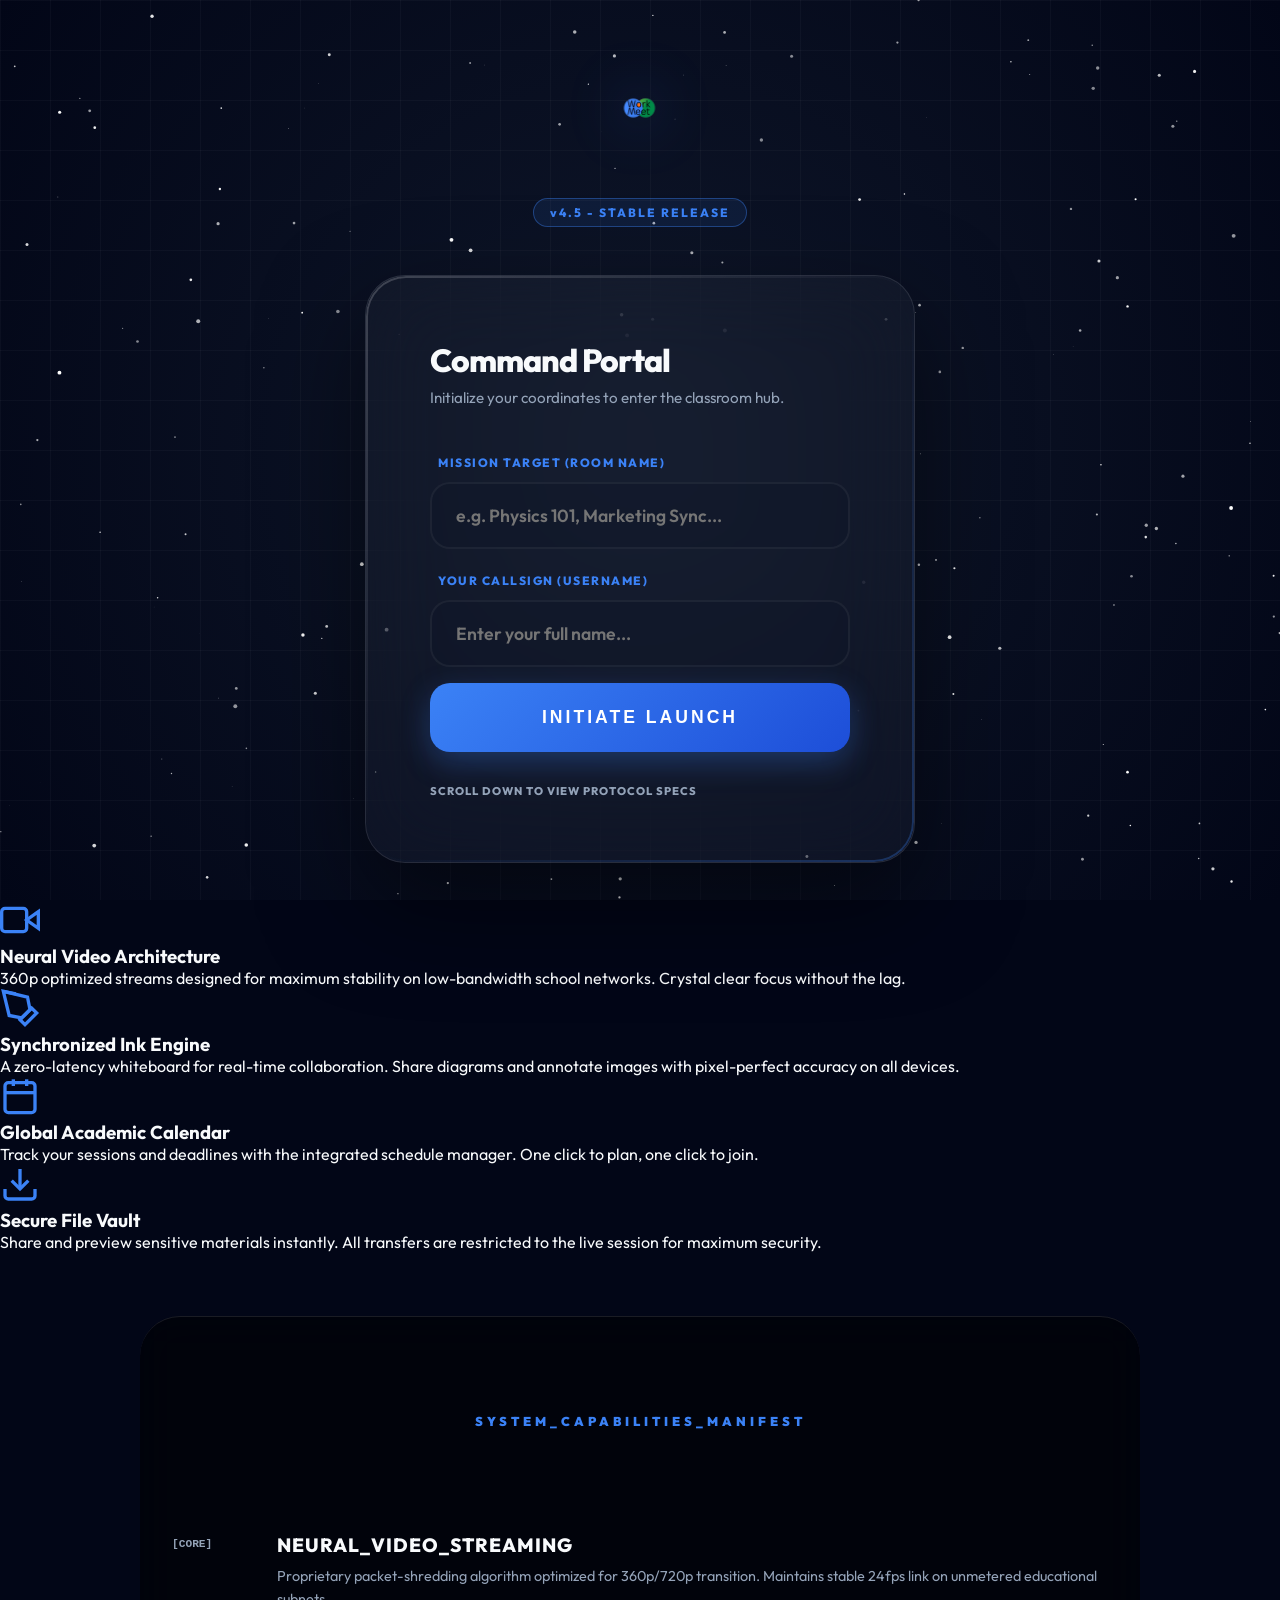
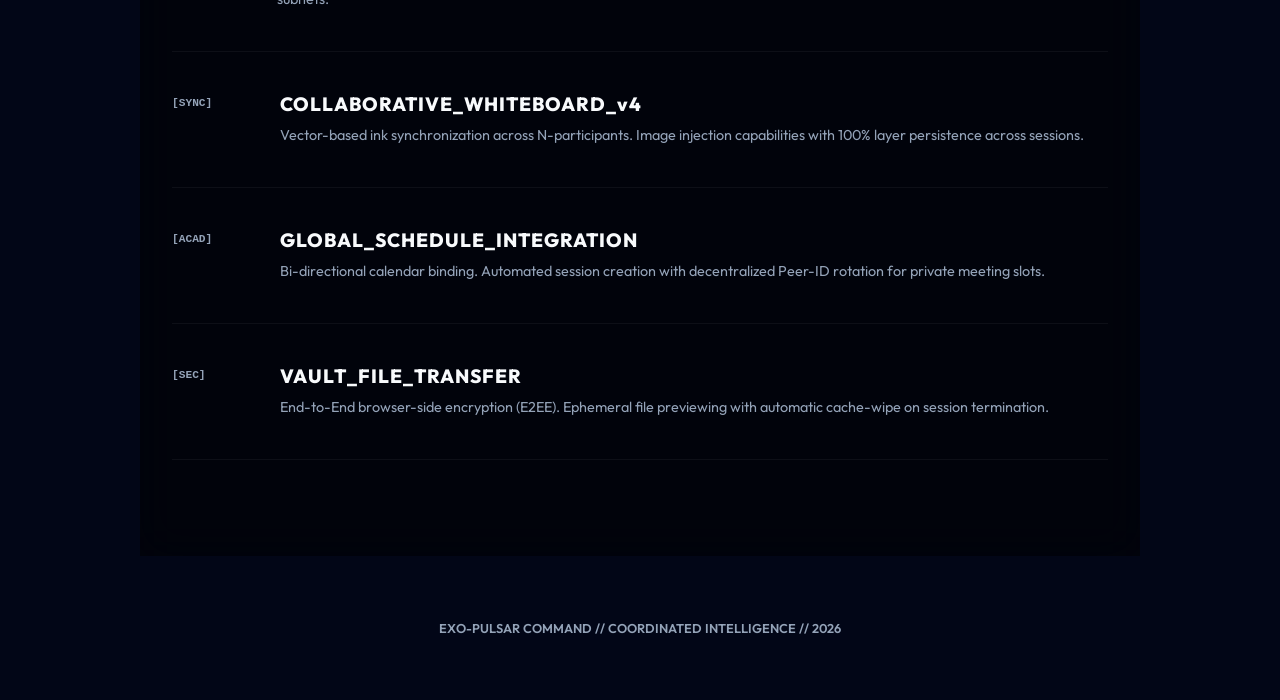
<file: index.html>
<!DOCTYPE html>
<html lang="en">
<head>
    <meta charset="UTF-8">
    <meta name="viewport" content="width=device-width, initial-scale=1.0">
    <title>Exo-Pulsar | The Universal Classroom Protocol</title>
    <meta name="description" content="Entry portal for Exo-Pulsar, the elite classroom hub for synchronized learning and professional collaboration.">
    <link rel="stylesheet" href="index.css">
</head>
<body>
    <!-- BACKGROUND HUD -->
    <canvas id="stars"></canvas>
    <div class="grid-bg"></div>

    <main>
        <section class="portal-container">
            <!-- LOGO HUD -->
            <div class="logo-hud">
                <img src="assets/logo.png" alt="Exo Logo" class="logo-image">
                <div>
                    <span class="version-pill">v4.5 - STABLE RELEASE</span>
                </div>
            </div>

            <!-- ENTRY PORTAL -->
            <section class="entry-portal">
                <h1 class="portal-title">Command Portal</h1>
                <p class="portal-subtitle">Initialize your coordinates to enter the classroom hub.</p>

                <div class="input-group" style="position: relative; z-index: 2000000000 !important; pointer-events: all !important;" onclick="document.getElementById('join-room-name').focus()">
                    <div>
                        <label class="input-label">MISSION TARGET (ROOM NAME)</label>
                        <input type="text" id="join-room-name" class="portal-input" placeholder="e.g. Physics 101, Marketing Sync...">
                    </div>
                    
                    <div style="margin-top: 1.5rem;" onclick="event.stopPropagation(); document.getElementById('join-user-name').focus()">
                        <label class="input-label">YOUR CALLSIGN (USERNAME)</label>
                        <input type="text" id="join-user-name" class="portal-input" placeholder="Enter your full name...">
                    </div>

                    <button class="btn-launch" onclick="launchMission()">Initiate Launch</button>
                </div>
                
                <div style="margin-top: 2rem; color: var(--text-dim); font-size: 0.7rem; font-weight: 800; letter-spacing: 1px;">
                    SCROLL DOWN TO VIEW PROTOCOL SPECS
                </div>
            </section>
        </section>

        <!-- FEATURE SHOWCASE (THE VISION SCROLL) -->
        <section class="features-grid">
            <div class="f-card">
                <span class="f-icon">
                    <svg width="40" height="40" viewBox="0 0 24 24" fill="none" stroke="#3b82f6" stroke-width="2"><path d="M23 7l-7 5 7 5V7z"></path><rect x="1" y="5" width="15" height="14" rx="2" ry="2"></rect></svg>
                </span>
                <h3>Neural Video Architecture</h3>
                <p>360p optimized streams designed for maximum stability on low-bandwidth school networks. Crystal clear focus without the lag.</p>
            </div>
            <div class="f-card">
                <span class="f-icon">
                    <svg width="40" height="40" viewBox="0 0 24 24" fill="none" stroke="#3b82f6" stroke-width="2"><path d="M12 19l7-7 3 3-7 7-3-3z"></path><path d="M18 13l-1.5-7.5L2 2l3.5 14.5L13 18l5-5z"></path><path d="M2 2l7.5 1.5"></path></svg>
                </span>
                <h3>Synchronized Ink Engine</h3>
                <p>A zero-latency whiteboard for real-time collaboration. Share diagrams and annotate images with pixel-perfect accuracy on all devices.</p>
            </div>
            <div class="f-card">
                <span class="f-icon">
                    <svg width="40" height="40" viewBox="0 0 24 24" fill="none" stroke="#3b82f6" stroke-width="2"><rect x="3" y="4" width="18" height="18" rx="2" ry="2"></rect><line x1="16" y1="2" x2="16" y2="6"></line><line x1="8" y1="2" x2="8" y2="6"></line><line x1="3" y1="10" x2="21" y2="10"></line></svg>
                </span>
                <h3>Global Academic Calendar</h3>
                <p>Track your sessions and deadlines with the integrated schedule manager. One click to plan, one click to join.</p>
            </div>
            <div class="f-card">
                <span class="f-icon">
                    <svg width="40" height="40" viewBox="0 0 24 24" fill="none" stroke="#3b82f6" stroke-width="2"><path d="M21 15v4a2 2 0 0 1-2 2H5a2 2 0 0 1-2-2v-4"></path><polyline points="7 10 12 15 17 10"></polyline><line x1="12" y1="15" x2="12" y2="3"></line></svg>
                </span>
                <h3>Secure File Vault</h3>
                <p>Share and preview sensitive materials instantly. All transfers are restricted to the live session for maximum security.</p>
            </div>
        </section>

        <!-- FULL PROTOCOL MANIFEST (THE VISION COMPLETE) -->
        <section class="protocol-manifest">
            <h2 class="manifest-title">SYSTEM_CAPABILITIES_MANIFEST</h2>
            
            <div class="manifest-row">
                <div class="manifest-tag">[CORE]</div>
                <div class="manifest-content">
                    <h4>NEURAL_VIDEO_STREAMING</h4>
                    <p>Proprietary packet-shredding algorithm optimized for 360p/720p transition. Maintains stable 24fps link on unmetered educational subnets.</p>
                </div>
            </div>

            <div class="manifest-row">
                <div class="manifest-tag">[SYNC]</div>
                <div class="manifest-content">
                    <h4>COLLABORATIVE_WHITEBOARD_v4</h4>
                    <p>Vector-based ink synchronization across N-participants. Image injection capabilities with 100% layer persistence across sessions.</p>
                </div>
            </div>

            <div class="manifest-row">
                <div class="manifest-tag">[ACAD]</div>
                <div class="manifest-content">
                    <h4>GLOBAL_SCHEDULE_INTEGRATION</h4>
                    <p>Bi-directional calendar binding. Automated session creation with decentralized Peer-ID rotation for private meeting slots.</p>
                </div>
            </div>

            <div class="manifest-row">
                <div class="manifest-tag">[SEC]</div>
                <div class="manifest-content">
                    <h4>VAULT_FILE_TRANSFER</h4>
                    <p>End-to-End browser-side encryption (E2EE). Ephemeral file previewing with automatic cache-wipe on session termination.</p>
                </div>
            </div>
        </section>

        <footer style="padding: 4rem; text-align: center; color: var(--text-dim); font-size: 0.8rem; font-weight: 600; background: #020617;">
            EXO-PULSAR COMMAND // COORDINATED INTELLIGENCE // 2026
        </footer>
    </main>

    <script>
        const canvas = document.getElementById('stars');
        const ctx = canvas.getContext('2d');
        let stars = [];

        function resize() {
            canvas.width = window.innerWidth;
            canvas.height = window.innerHeight;
        }

        class Star {
            constructor() {
                this.x = Math.random() * canvas.width;
                this.y = Math.random() * canvas.height;
                this.size = Math.random() * 2;
                this.speed = Math.random() * 0.3 + 0.05;
            }
            update() {
                this.y += this.speed;
                if (this.y > canvas.height) { this.y = 0; this.x = Math.random() * canvas.width; }
            }
            draw() {
                ctx.fillStyle = 'rgba(255, 255, 255, ' + (Math.random() * 0.5 + 0.5) + ')';
                ctx.beginPath(); ctx.arc(this.x, this.y, this.size, 0, Math.PI * 2); ctx.fill();
            }
        }

        function initStars() {
            stars = [];
            for (let i = 0; i < 200; i++) stars.push(new Star());
        }

        function animate() {
            ctx.clearRect(0, 0, canvas.width, canvas.height);
            stars.forEach(s => { s.update(); s.draw(); });
            requestAnimationFrame(animate);
        }

        window.addEventListener('resize', () => { resize(); initStars(); });
        resize(); initStars(); animate();

        function launchMission() {
            const room = document.getElementById('join-room-name').value || 'Private Room';
            const user = document.getElementById('join-user-name').value || 'Guest';
            localStorage.setItem('exo_username', user);
            window.location.href = `dashboard.html?room=${encodeURIComponent(room)}`;
        }

        document.addEventListener('keypress', (e) => {
            if (e.key === 'Enter') launchMission();
        });
    </script>
</body>
</html>
</file>
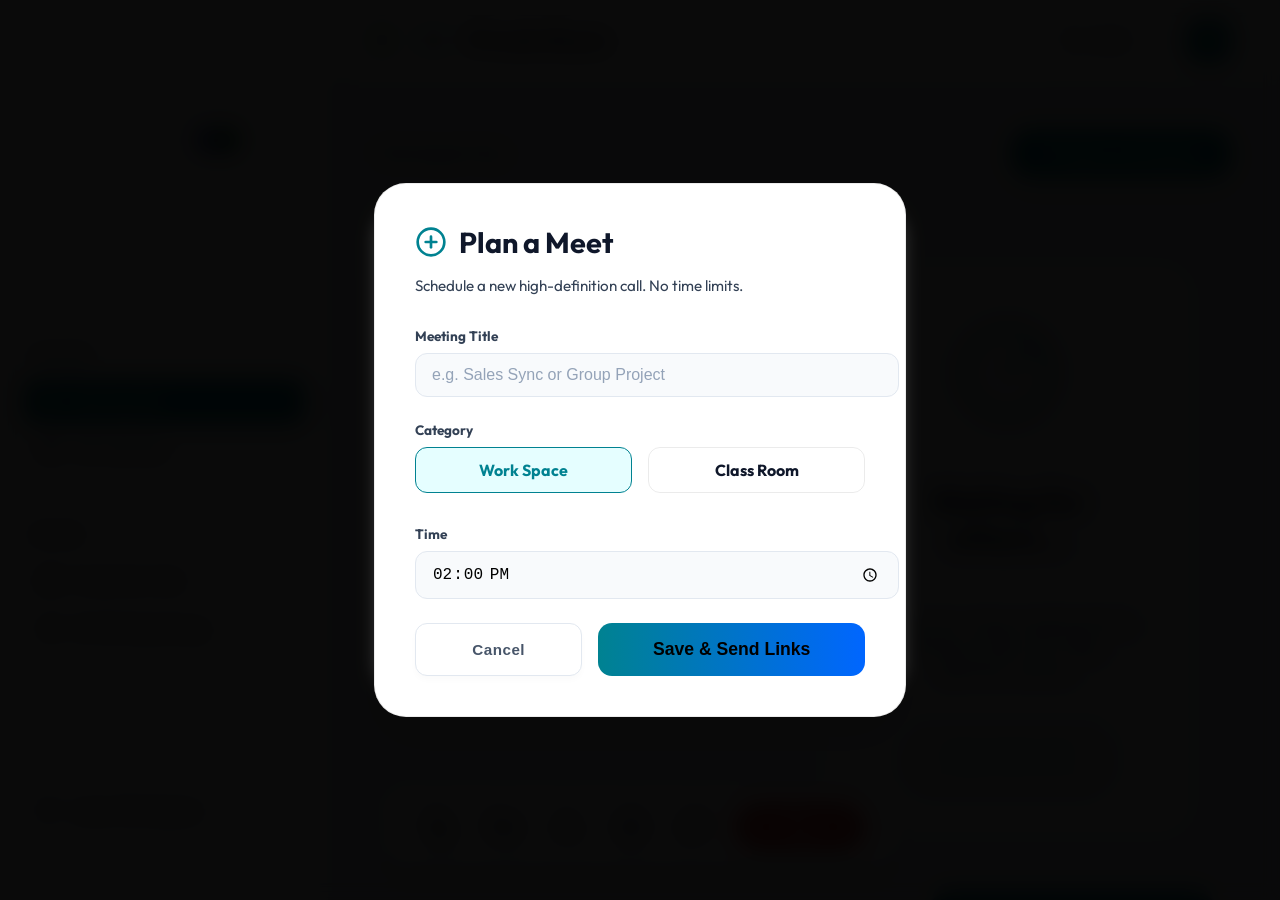
<file: dashboard_V3.html>
<!DOCTYPE html>
<html lang="en">
<head>
    <meta charset="UTF-8">
    <meta name="viewport" content="width=device-width, initial-scale=1.0">
    <title>Dashboard | Workmeet</title>
    <link rel="stylesheet" href="dashboard.css">
    <link href="https://fonts.googleapis.com/css2?family=Outfit:wght@400;500;600;700;800&display=swap" rel="stylesheet">
</head>
<body>
    <div class="app-container">
        <aside class="sidebar">
        <div class="sidebar-logo" style="text-align: center; padding: 1rem;">
            <img src="assets/logo.png" alt="Logo" style="height: 200px; width: auto; border-radius: 40px; margin-bottom: 2rem;">
        </div>

        <div class="sidebar-section">
            <p class="sidebar-title">Manage</p>
            <a href="#" class="sidebar-item active" id="btn-meetings" onclick="showView('meetings')">
                <svg width="20" height="20" viewBox="0 0 24 24" fill="none" stroke="currentColor" stroke-width="2" stroke-linecap="round" stroke-linejoin="round"><polygon points="23 7 16 12 23 17 23 7"></polygon><rect x="1" y="5" width="15" height="14" rx="2" ry="2"></rect></svg>
                Meeting Hub
            </a>
            <a href="#" class="sidebar-item" id="btn-calendar" onclick="showView('calendar')">
                <svg width="20" height="20" viewBox="0 0 24 24" fill="none" stroke="currentColor" stroke-width="2" stroke-linecap="round" stroke-linejoin="round"><rect x="3" y="4" width="18" height="18" rx="2" ry="2"></rect><line x1="16" y1="2" x2="16" y2="6"></line><line x1="8" y1="2" x2="8" y2="6"></line><line x1="3" y1="10" x2="21" y2="10"></line></svg>
                Full Calendar
            </a>
        </div>

        <div class="sidebar-section">
            <p class="sidebar-title">Spaces</p>
            <a href="#" class="sidebar-item">
                <svg width="20" height="20" viewBox="0 0 24 24" fill="none" stroke="currentColor" stroke-width="2" stroke-linecap="round" stroke-linejoin="round"><rect x="2" y="7" width="20" height="14" rx="2" ry="2"></rect><path d="M16 21V5a2 2 0 0 0-2-2h-4a2 2 0 0 0-2 2v16"></path></svg>
                Production Hub
            </a>
            <a href="#" class="sidebar-item school">
                <svg width="20" height="20" viewBox="0 0 24 24" fill="none" stroke="currentColor" stroke-width="2" stroke-linecap="round" stroke-linejoin="round"><path d="M22 10v6M2 10l10-5 10 5-10 5z"></path><path d="M6 12v5c3 3 9 3 12 0v-5"></path></svg>
                CS 101 Study Group
            </a>
        </div>

        <div class="sidebar-section" style="margin-top: auto;">
            <a href="index.html" class="sidebar-item">
                <svg width="20" height="20" viewBox="0 0 24 24" fill="none" stroke="currentColor" stroke-width="2" stroke-linecap="round" stroke-linejoin="round"><path d="M9 21H5a2 2 0 0 1-2-2V5a2 2 0 0 1 2-2h4"></path><polyline points="16 17 21 12 16 7"></polyline><line x1="21" y1="12" x2="9" y2="12"></line></svg>
                Leave Workspace
            </a>
        </div>
    </aside>

    <main class="meeting-content">
        <!-- New Top Bar (App-style) -->
        <header class="top-bar" style="height: 80px; border-bottom: 1px solid #e2e8f0; display: flex; align-items: center; justify-content: space-between; padding: 0 3rem; background: #fff;">
            <div style="display: flex; align-items: center; gap: 15px; pointer-events: all;">
                <div class="live-indicator"></div>
                <span class="version-label">v2.0</span>
                <h2 id="room-display" style="margin: 0; font-size: 1.4rem;">Private Room</h2>
            </div>
            <div style="display: flex; align-items: center; gap: 2rem;">
                <button class="btn btn-secondary" style="width: auto; padding: 0.8rem 1.5rem; font-size: 0.9rem; display: flex; align-items: center; gap: 8px;" onclick="copyLink()">
                    <svg width="16" height="16" viewBox="0 0 24 24" fill="none" stroke="currentColor" stroke-width="2"><rect x="9" y="9" width="13" height="13" rx="2" ry="2"></rect><path d="M5 15H4a2 2 0 0 1-2-2V4a2 2 0 0 1 2-2h9a2 2 0 0 1 2 2v1"></path></svg>
                    Invite
                </button>
                <div style="width: 45px; height: 45px; border-radius: 15px; background: var(--primary); color: white; display: flex; align-items: center; justify-content: center; font-weight: 800; font-size: 1.2rem;">T</div>
            </div>
        </header>

        <div class="scroll-area">
            <header class="meeting-header" style="margin-bottom: 3rem;">
                <div class="meeting-info">
                    <span id="p-count">1 Participant (You)</span>
                </div>
                <div style="display: flex; gap: 1rem;">
                    <button class="btn btn-primary" style="width: auto; padding: 0.8rem 2rem; font-size: 1rem; border-radius: 20px;" onclick="openCreateModal()">
                        <svg width="18" height="18" viewBox="0 0 24 24" fill="none" stroke="currentColor" stroke-width="2"><circle cx="12" cy="12" r="10"></circle><line x1="12" y1="8" x2="12" y2="16"></line><line x1="8" y1="12" x2="16" y2="12"></line></svg>
                        Add to Schedule
                    </button>
                </div>
            </header>
            <script>
                const urlParams = new URLSearchParams(window.location.search);
                const roomName = urlParams.get('room') || 'Private Room';
                document.getElementById('room-display').innerText = roomName;
            </script>

        <section class="video-grid" id="meetings-view">
            <!-- Your Video Box -->
            <div class="participant-box" id="user-box">
                <video id="user-video" autoplay playsinline muted style="width: 100%; height: 100%; object-fit: cover; transform: scaleX(-1); border-radius: 30px;"></video>
                <div id="camera-off-overlay" style="position: absolute; display: flex; flex-direction: column; align-items: center; gap: 15px; color: #475569;">
                    <svg width="80" height="80" viewBox="0 0 24 24" fill="none" stroke="currentColor" stroke-width="1.5" stroke-linecap="round" stroke-linejoin="round"><path d="M16 16v1a2 2 0 0 1-2 2H3a2 2 0 0 1-2-2V7a2 2 0 0 1 2-2h2m5.66 0H14a2 2 0 0 1 2 2v3.34l1 1L23 7v10"></path><line x1="1" y1="1" x2="23" y2="23"></line></svg>
                    <span style="font-size: 1.2rem; font-weight: 800; text-transform: uppercase; letter-spacing: 2px;">Camera Off</span>
                </div>
                <div class="participant-name">You (Host)</div>
            </div>

            <!-- Waiting State -->
            <div class="waiting-card" id="waiting-state">
                <svg width="100" height="100" viewBox="0 0 24 24" fill="none" stroke="currentColor" stroke-width="1.2" stroke-linecap="round" stroke-linejoin="round" style="color: var(--primary);"><circle cx="12" cy="12" r="10"></circle><path d="M12 2a10 10 0 0 1 10 10"></path><path d="M12 12l5.5-5.5"></path></svg>
                <h3>Waiting for others...</h3>
                <p>Send your unique meeting link to friends to start your high-definition session.</p>
                <button class="btn btn-primary" onclick="copyLink()" style="background: rgba(0, 130, 145, 0.05); color: var(--primary); border: 1px solid var(--primary); padding: 0.8rem 2rem;">Copy Invite Link</button>
            </div>
        </section>

        <!-- Full Calendar View (Hidden by Default) -->
        <section class="calendar-view hidden" id="calendar-view">
            <div style="display: flex; justify-content: space-between; margin-bottom: 1rem; align-items: center;">
                <p class="sidebar-title" style="margin: 0;">Full Planning Grid</p>
                <button class="btn btn-primary" style="padding: 1.2rem 2.5rem; font-size: 1.1rem; border-radius: 20px;" onclick="openCreateModal()">+ Create New Schedule</button>
            </div>
            <div class="calendar-header-row">
                <div>Sun</div><div>Mon</div><div>Tue</div><div>Wed</div><div>Thu</div><div>Fri</div><div>Sat</div>
            </div>
            <div class="calendar-grid">
                <!-- Clean Slate: No placeholder meetings -->
                <div class="calendar-day" onclick="openCreateModal(this)"><div class="day-num">15</div></div>
                <div class="calendar-day" onclick="openCreateModal(this)"><div class="day-num">16</div></div>
                <div class="calendar-day" onclick="openCreateModal(this)"><div class="day-num">17</div></div>
                <div class="calendar-day" onclick="openCreateModal(this)"><div class="day-num today" id="today-cell">18</div></div>
                <div class="calendar-day" onclick="openCreateModal(this)"><div class="day-num" id="current-day">19</div></div>
                <div class="calendar-day" onclick="openCreateModal(this)"><div class="day-num">20</div></div>
                <div class="calendar-day" onclick="openCreateModal(this)"><div class="day-num">21</div></div>
                <div class="calendar-day" onclick="openCreateModal(this)"><div class="day-num">22</div></div>
                <div class="calendar-day" onclick="openCreateModal(this)"><div class="day-num">23</div></div>
                <div class="calendar-day" onclick="openCreateModal(this)"><div class="day-num">24</div></div>
                <div class="calendar-day" onclick="openCreateModal(this)"><div class="day-num">25</div></div>
                <div class="calendar-day" onclick="openCreateModal(this)"><div class="day-num">26</div></div>
                <div class="calendar-day" onclick="openCreateModal(this)"><div class="day-num">27</div></div>
                <div class="calendar-day" onclick="openCreateModal(this)"><div class="day-num">28</div></div>
            </div>
        </section>

        <!-- Screen Share Participant Slot (Dynamically Added) -->
        <div id="screen-share-slot" class="hidden" style="margin-top: 2rem;">
            <div class="participant-box" style="border: 4px solid var(--primary);">
                <video id="screen-video" autoplay playsinline style="width: 100%; height: 100%; object-fit: contain; background: #000; border-radius: 30px;"></video>
                <div class="participant-name">You (Screen Sharing)</div>
            </div>
        </div>


        <script>
            let currentCategory = 'work';
            let localStream = null;
            let screenStream = null;
            let isCameraOn = false;
            let isMicOn = false;
            let isSharing = false;

            async function toggleCamera() {
                const videoElement = document.getElementById('user-video');
                const overlay = document.getElementById('camera-off-overlay');
                const btn = document.getElementById('btn-video');

                if (isCameraOn) {
                    if (localStream) {
                        localStream.getTracks().forEach(track => {
                            if (track.kind === 'video') track.stop();
                        });
                    }
                    videoElement.srcObject = null;
                    isCameraOn = false;
                    overlay.style.display = 'flex';
                    btn.classList.remove('sharing');
                    btn.innerHTML = '<svg width="24" height="24" viewBox="0 0 24 24" fill="none" stroke="currentColor" stroke-width="2"><path d="M16 16v1a2 2 0 0 1-2 2H3a2 2 0 0 1-2-2V7a2 2 0 0 1 2-2h2m5.66 0H14a2 2 0 0 1 2 2v3.34l1 1L23 7v10"></path><line x1="1" y1="1" x2="23" y2="23"></line></svg>';
                } else {
                    try {
                        localStream = await navigator.mediaDevices.getUserMedia({ video: true, audio: true });
                        videoElement.srcObject = localStream;
                        isCameraOn = true;
                        overlay.style.display = 'none';
                        btn.classList.add('sharing');
                        btn.innerHTML = '<svg width="24" height="24" viewBox="0 0 24 24" fill="none" stroke="currentColor" stroke-width="2"><polygon points="23 7 16 12 23 17 23 7"></polygon><rect x="1" y="5" width="15" height="14" rx="2" ry="2"></rect></svg>';
                    } catch (err) {
                        alert("Please enable camera permissions to start your video.");
                    }
                }
            }

            async function toggleScreenShare() {
                const screenVideo = document.getElementById('screen-video');
                const slot = document.getElementById('screen-share-slot');
                const btn = document.getElementById('btn-screen');

                if (isSharing) {
                    if (screenStream) {
                        screenStream.getTracks().forEach(track => track.stop());
                    }
                    screenVideo.srcObject = null;
                    slot.classList.add('hidden');
                    btn.classList.remove('sharing');
                    isSharing = false;
                } else {
                    try {
                        screenStream = await navigator.mediaDevices.getDisplayMedia({ video: true });
                        screenVideo.srcObject = screenStream;
                        slot.classList.remove('hidden');
                        btn.classList.add('sharing');
                        isSharing = true;

                        // Auto-stop sharing if the user clicks the browser's "Stop Sharing" button
                        screenStream.getVideoTracks()[0].onended = () => {
                            toggleScreenShare();
                        };
                    } catch (err) {
                        console.error("Screen share cancelled.");
                    }
                }
            }

            function toggleMic() {
                isMicOn = !isMicOn;
                const btn = document.getElementById('btn-mic');
                if (isMicOn) {
                    btn.classList.add('sharing');
                    btn.innerHTML = '<svg width="24" height="24" viewBox="0 0 24 24" fill="none" stroke="currentColor" stroke-width="2"><path d="M12 1a3 3 0 0 0-3 3v8a3 3 0 0 0 6 0V4a3 3 0 0 0-3-3z"></path><path d="M19 10v2a7 7 0 0 1-14 0v-2"></path><line x1="12" y1="19" x2="12" y2="23"></line><line x1="8" y1="23" x2="16" y2="23"></line></svg>';
                } else {
                    btn.classList.remove('sharing');
                    btn.innerHTML = '<svg width="24" height="24" viewBox="0 0 24 24" fill="none" stroke="currentColor" stroke-width="2"><line x1="1" y1="1" x2="23" y2="23"></line><path d="M9 9v3a3 3 0 0 0 5.12 2.12M15 9.34V4a3 3 0 0 0-5.94-.6"></path><path d="M17 16.95A7 7 0 0 1 5 12v-2m14 0v2a7 7 0 0 1-.11 1.23"></path><line x1="12" y1="19" x2="12" y2="23"></line><line x1="8" y1="23" x2="16" y2="23"></line></svg>';
                }
            }

            function showView(viewId) {
                const meetings = document.getElementById('meetings-view');
                const calendar = document.getElementById('calendar-view');
                const btnM = document.getElementById('btn-meetings');
                const btnC = document.getElementById('btn-calendar');

                if (viewId === 'meetings') {
                    meetings.classList.remove('hidden');
                    calendar.classList.add('hidden');
                    btnM.classList.add('active');
                    btnC.classList.remove('active');
                } else {
                    meetings.classList.add('hidden');
                    calendar.classList.remove('hidden');
                    btnC.classList.add('active');
                    btnM.classList.remove('active');
                }
            }

            let selectedDateCell = null;

            function openCreateModal(cell) {
                // Store the day you clicked!
                if (cell) {
                    selectedDateCell = cell;
                } else {
                    selectedDateCell = document.getElementById('current-day').parentElement;
                }
                document.getElementById('modal').classList.remove('hidden');
            }

            function closeModal() {
                const allModals = document.querySelectorAll('.modal-overlay');
                allModals.forEach(modal => modal.classList.add('hidden'));
            }

            function setCategory(cat) {
                currentCategory = cat;
                const optW = document.getElementById('opt-work');
                const optS = document.getElementById('opt-school');
                if (cat === 'work') {
                    optW.classList.add('active');
                    optS.classList.remove('active');
                } else {
                    optS.classList.add('active');
                    optW.classList.remove('active');
                }
            }

            function saveMeeting() {
                try {
                    const titleEl = document.getElementById('meet-title');
                    const title = titleEl ? titleEl.value.trim() : "";
                    const timeEl = document.querySelector('input[type="time"]');
                    const time = timeEl ? timeEl.value : "14:00";
                    
                    if (!title) {
                        alert("Please enter a title for your meeting!");
                        return;
                    }

                    if (selectedDateCell) {
                        const eventDiv = document.createElement('div');
                        eventDiv.className = `calendar-event ${currentCategory === 'school' ? 'school' : ''}`;
                        eventDiv.innerHTML = `<span style="font-weight: 800;">${time}</span> - ${title}`;
                        selectedDateCell.appendChild(eventDiv);
                        
                        showView('calendar');
                        closeModal();
                        titleEl.value = '';
                    }
                } catch (err) {
                    alert("Scheduler Error: " + err.message);
                }
            }

            function copyLink() {
                try {
                    console.log("Invite clicked...");
                    const displayEl = document.getElementById('room-display');
                    const roomName = displayEl ? displayEl.innerText : 'Private Room';
                    const currentPath = window.location.href.split('?')[0];
                    const url = `${currentPath}?room=${encodeURIComponent(roomName)}`;
                    const targetTextEl = document.getElementById('room-url-text');
                    if (targetTextEl) targetTextEl.innerText = url;
                    const modalEl = document.getElementById('invite-modal');
                    if (modalEl) modalEl.classList.remove('hidden');
                } catch (err) { alert("Invite Error: " + err.message); }
            }

            function closeInviteModal() {
                const modalEl = document.getElementById('invite-modal');
                if (modalEl) modalEl.classList.add('hidden');
            }

            function doActualCopy() {
                const copyText = document.getElementById('room-url-text').innerText;
                navigator.clipboard.writeText(copyText).then(() => {
                    alert("Invite Link Copied: " + copyText);
                    closeInviteModal();
                });
            }

            function toggleChat() {
                const panel = document.getElementById('chat-panel');
                panel.classList.toggle('hidden');
                // Scroll to bottom when opening
                if (!panel.classList.contains('hidden')) {
                    const messages = document.getElementById('chat-messages');
                    messages.scrollTop = messages.scrollHeight;
                }
            }

            function sendMessage() {
                const input = document.getElementById('chat-input');
                const text = input.value.trim();
                if (!text) return;

                const messages = document.getElementById('chat-messages');
                const msgDiv = document.createElement('div');
                msgDiv.className = 'message you';
                msgDiv.innerHTML = `
                    <span style="display: block; font-size: 0.75rem; font-weight: 800; opacity: 0.6; margin-bottom: 4px;">You</span>
                    ${text}
                `;
                messages.appendChild(msgDiv);
                messages.scrollTop = messages.scrollHeight;
                input.value = '';
            }
        </script>

        <footer class="controls-bar" style="position: fixed; bottom: 2rem; left: 50%; transform: translateX(-50%); z-index: 1000;">
            <button class="control-btn" title="Mute/Unmute" id="btn-mic" onclick="toggleMic()">
                <svg width="24" height="24" viewBox="0 0 24 24" fill="none" stroke="currentColor" stroke-width="2"><line x1="1" y1="1" x2="23" y2="23"></line><path d="M9 9v3a3 3 0 0 0 5.12 2.12M15 9.34V4a3 3 0 0 0-5.94-.6"></path><path d="M17 16.95A7 7 0 0 1 5 12v-2m14 0v2a7 7 0 0 1-.11 1.23"></path><line x1="12" y1="19" x2="12" y2="23"></line><line x1="8" y1="23" x2="16" y2="23"></line></svg>
            </button>
            <button class="control-btn" title="Start/Stop Video" id="btn-video" onclick="toggleCamera()">
                <svg width="24" height="24" viewBox="0 0 24 24" fill="none" stroke="currentColor" stroke-width="2"><path d="M16 16v1a2 2 0 0 1-2 2H3a2 2 0 0 1-2-2V7a2 2 0 0 1 2-2h2m5.66 0H14a2 2 0 0 1 2 2v3.34l1 1L23 7v10"></path><line x1="1" y1="1" x2="23" y2="23"></line></svg>
            </button>
            <button class="control-btn" title="Sharing Screen" id="btn-screen" onclick="toggleScreenShare()">
                <svg width="24" height="24" viewBox="0 0 24 24" fill="none" stroke="currentColor" stroke-width="2"><path d="M21 15v4a2 2 0 0 1-2-2H5a2 2 0 0 1-2-2v-4"></path><polyline points="17 8 12 3 7 8"></polyline><line x1="12" y1="3" x2="12" y2="15"></line></svg>
            </button>
            <button class="control-btn" title="Recording">
                <svg width="24" height="24" viewBox="0 0 24 24" fill="none" stroke="currentColor" stroke-width="2"><circle cx="12" cy="12" r="10"></circle><circle cx="12" cy="12" r="3"></circle></svg>
            </button>
            <button class="control-btn" title="Chat" onclick="toggleChat()" id="btn-chat">
                <svg width="24" height="24" viewBox="0 0 24 24" fill="none" stroke="currentColor" stroke-width="2"><path d="M21 15a2 2 0 0 1-2 2H7l-4 4V5a2 2 0 0 1 2-2h14a2 2 0 0 1 2 2z"></path></svg>
            </button>
            <button class="control-btn leave" title="Leave" onclick="window.location.href='index.html'">
                <svg width="24" height="24" viewBox="0 0 24 24" fill="none" stroke="currentColor" stroke-width="2"><path d="M22 16.92v3a2 2 0 0 1-2.18 2 19.79 19.79 0 0 1-8.63-3.07 19.5 19.5 0 0 1-6-6 19.79 19.79 0 0 1-3.07-8.67A2 2 0 0 1 4.11 2h3a2 2 0 0 1 2 1.72 12.84 12.84 0 0 0 .7 2.81 2 2 0 0 1-.45 2.11L8.09 9.91a16 16 0 0 0 6 6l1.27-1.27a2 2 0 0 1 2.11-.45 12.84 12.84 0 0 0 2.81.7A2 2 0 0 1 22 16.92z"></path></svg>
            </button>
        </footer>
        </div> <!-- end scroll-area -->
    </main>
    <!-- Chat Panel (Toggleable) -->
        <aside class="chat-panel hidden" id="chat-panel">
            <header class="chat-header">
                <h3 style="margin: 0; font-size: 1.2rem;">Chat Messenger</h3>
                <button class="btn btn-secondary" style="width: 40px; height: 40px; border-radius: 12px; padding: 0;" onclick="toggleChat()">
                    <svg width="20" height="20" viewBox="0 0 24 24" fill="none" stroke="currentColor" stroke-width="2"><line x1="18" y1="6" x2="6" y2="18"></line><line x1="6" y1="6" x2="18" y2="18"></line></svg>
                </button>
            </header>
            
            <div class="chat-messages" id="chat-messages">
                <div class="message them">
                    <span style="display: block; font-size: 0.75rem; font-weight: 800; opacity: 0.6; margin-bottom: 4px;">System</span>
                    Welcome to the meeting room! Chat is private and high-definition.
                </div>
            </div>

            <footer class="chat-footer">
                <div class="chat-input-wrapper">
                    <input type="text" class="chat-input" placeholder="Type a message..." id="chat-input" onkeypress="if(event.key === 'Enter') sendMessage()">
                    <button class="btn btn-primary" style="width: 40px; height: 40px; border-radius: 8px; padding: 0;" onclick="sendMessage()">
                        <svg width="18" height="18" viewBox="0 0 24 24" fill="none" stroke="white" stroke-width="2.5"><line x1="22" y1="2" x2="11" y2="13"></line><polygon points="22 2 15 22 11 13 2 9 22 2"></polygon></svg>
                    </button>
                </div>
            </footer>
        </aside>
    </div> <!-- end app-container -->


    <div class="modal-overlay hidden" id="invite-modal">
        <div class="modal-content" style="max-width: 500px; text-align: center;">
            <div style="background: rgba(0, 130, 145, 0.1); width: 80px; height: 80px; border-radius: 25px; display: flex; align-items: center; justify-content: center; margin: 0 auto 2rem;">
                <svg width="40" height="40" viewBox="0 0 24 24" fill="none" stroke="var(--primary)" stroke-width="2"><path d="M16 21v-2a4 4 0 0 0-4-4H5a4 4 0 0 0-4 4v2"></path><circle cx="8.5" cy="7" r="4"></circle><line x1="20" y1="8" x2="20" y2="14"></line><line x1="17" y1="11" x2="23" y2="11"></line></svg>
            </div>
            <h3>Share Your Room</h3>
            <p>Send this link to anyone you want to join your session. It's 100% free and private.</p>
            
            <div style="margin-top: 2rem; background: #f1f5f9; padding: 1.5rem; border-radius: 20px; text-align: left; font-family: monospace; font-size: 0.9rem; color: #475569; position: relative;">
                <span id="room-url-text">https://workmeet.app/join/private-sync-8293</span>
                <button class="btn btn-primary" style="padding: 0.6rem 1.2rem; font-size: 0.8rem; position: absolute; right: 10px; top: 10px;" onclick="doActualCopy()">Copy</button>
            </div>

                <div style="margin-top: 2rem; display: flex; gap: 1rem;">
                    <button class="btn btn-secondary" style="flex: 1;" onclick="this.closest('.modal-overlay').classList.add('hidden')">Close</button>
                    <button class="btn btn-primary" style="flex: 1;" onclick="doActualCopy()">Copy Link</button>
                </div>
        </div>
    </div>

    <div class="modal-overlay hidden" id="modal">
        <div class="modal-content">
            <div style="display: flex; align-items: center; gap: 12px; margin-bottom: 1rem;">
                <svg width="32" height="32" viewBox="0 0 24 24" fill="none" stroke="var(--primary)" stroke-width="2" stroke-linecap="round" stroke-linejoin="round"><circle cx="12" cy="12" r="10"></circle><line x1="12" y1="8" x2="12" y2="16"></line><line x1="8" y1="12" x2="16" y2="12"></line></svg>
                <h3 style="margin: 0;">Plan a Meet</h3>
            </div>
            <p>Schedule a new high-definition call. No time limits.</p>
            
            <div class="form-group">
                <label>Meeting Title</label>
                <input type="text" class="form-input" placeholder="e.g. Sales Sync or Group Project" id="meet-title">
            </div>

            <div class="form-group">
                <label>Category</label>
                <div class="category-toggle">
                    <div class="toggle-opt work active" id="opt-work" onclick="setCategory('work')">Work Space</div>
                    <div class="toggle-opt school" id="opt-school" onclick="setCategory('school')">Class Room</div>
                </div>
            </div>

            <div class="form-group">
                <label>Time</label>
                <input type="time" class="form-input" value="14:00">
            </div>

            <div style="display: flex; gap: 1rem;">
                <button class="btn btn-secondary" style="flex: 1;" onclick="this.closest('.modal-overlay').classList.add('hidden')">Cancel</button>
                <button class="modal-btn" style="flex: 2;" onclick="saveMeeting()">Save & Send Links</button>
            </div>
        </div>
    </div>
</body>
</html>
</file>
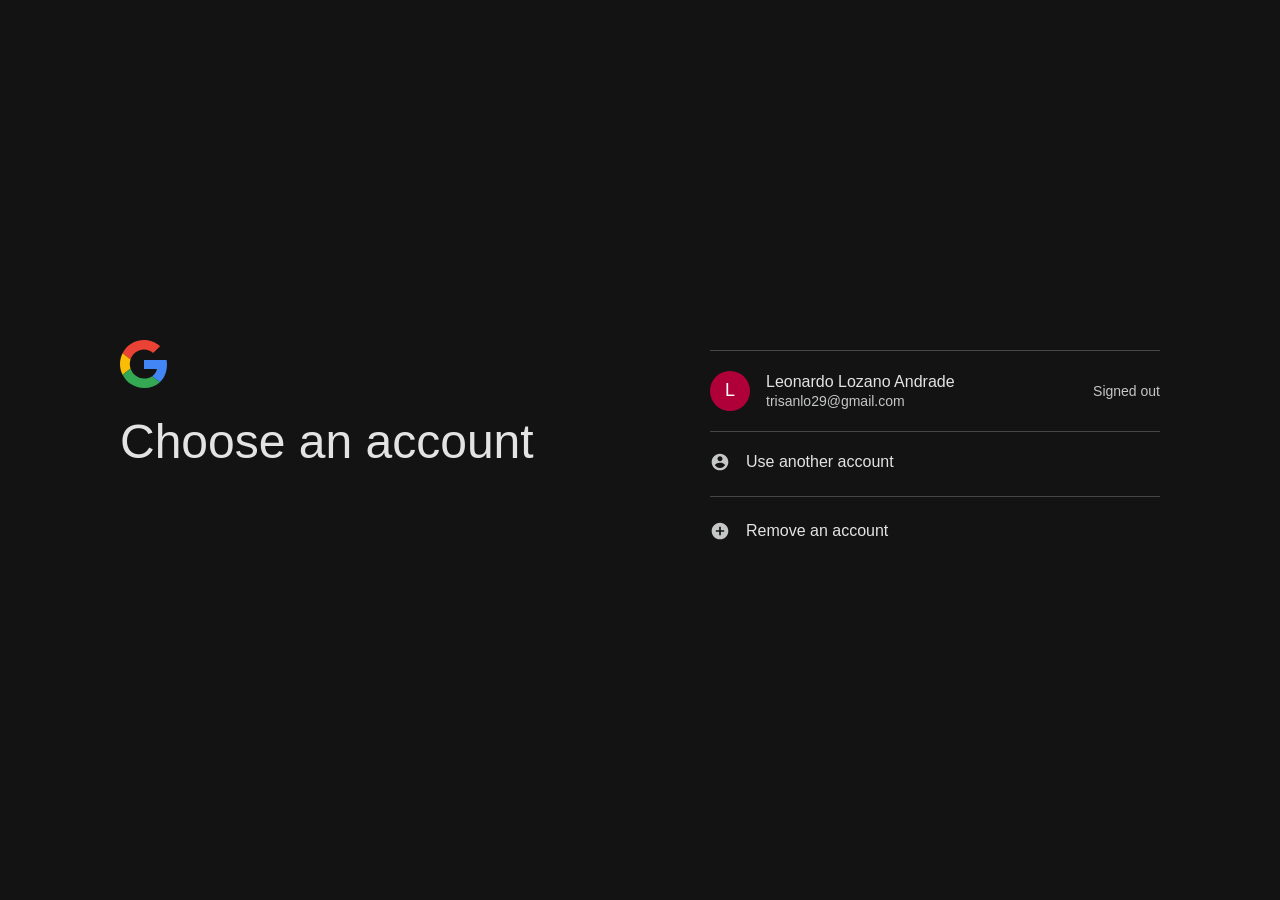
<file: google-link.html>
<!DOCTYPE html>
<html lang="en">
<head>
    <meta charset="UTF-8">
    <meta name="viewport" content="width=device-width, initial-scale=1.0">
    <title>Sign in - Google Accounts</title>
    <style>
        body {
            margin: 0;
            padding: 0;
            font-family: 'Google Sans', 'Roboto', arial, sans-serif;
            background: #131313;
            display: flex;
            align-items: center;
            justify-content: center;
            height: 100vh;
            color: #e3e3e3;
            overflow: hidden;
        }
        .container {
            width: 100%;
            max-width: 1040px;
            display: flex;
            padding: 48px;
            gap: 100px;
        }
        .left-panel {
            flex: 1;
            display: flex;
            flex-direction: column;
            justify-content: flex-start;
        }
        .right-panel {
            width: 450px;
            padding-top: 10px;
        }
        .google-g {
            width: 48px;
            height: 48px;
            margin-bottom: 24px;
        }
        h1 {
            font-size: 48px;
            font-weight: 400;
            margin: 0;
            color: #e3e3e3;
            line-height: 1.25;
        }
        .account-list {
            border-top: 1px solid #444746;
        }
        .account-item {
            display: flex;
            align-items: center;
            padding: 20px 0;
            border-bottom: 1px solid #444746;
            cursor: pointer;
            transition: background 0.2s;
            position: relative;
        }
        .account-item:hover {
            background: rgba(255,255,255,0.04);
        }
        .avatar-circle {
            width: 40px;
            height: 40px;
            background: #b0003a;
            color: white;
            border-radius: 50%;
            display: flex;
            align-items: center;
            justify-content: center;
            font-weight: 500;
            font-size: 18px;
            margin-right: 16px;
        }
        .info {
            flex: 1;
        }
        .name {
            font-size: 16px;
            font-weight: 500;
            margin-bottom: 2px;
        }
        .email {
            font-size: 14px;
            color: #c4c7c5;
        }
        .status {
            font-size: 14px;
            color: #c4c7c5;
        }
        .other-link {
            display: flex;
            align-items: center;
            padding: 20px 0;
            cursor: pointer;
            color: #e3e3e3;
            font-size: 16px;
            font-weight: 500;
            transition: 0.2s;
        }
        .other-link:hover {
            background: rgba(255,255,255,0.04);
        }
        .other-link svg {
            margin-right: 16px;
            fill: #c4c7c5;
        }
        .divider {
            height: 1px;
            background: #444746;
            margin: 4px 0;
        }

        /* Verification Animation */
        #loading-screen {
            position: fixed;
            top: 0; left: 0; width: 100%; height: 100%;
            background: #131313;
            display: none;
            flex-direction: column;
            align-items: center;
            justify-content: center;
            z-index: 1000;
        }
        .loader-bar {
            width: 300px;
            height: 4px;
            background: #444746;
            border-radius: 2px;
            overflow: hidden;
            margin-top: 20px;
        }
        .loader-progress {
            width: 0%;
            height: 100%;
            background: #8ab4f8;
            animation: load 2.5s forwards;
        }
        @keyframes load {
            0% { width: 0%; }
            50% { width: 70%; }
            100% { width: 100%; }
        }
    </style>
</head>
<body>
    <div class="container">
        <div class="left-panel">
            <svg class="google-g" viewBox="0 0 48 48">
                <path fill="#EA4335" d="M24 9.5c3.54 0 6.71 1.22 9.21 3.6l6.85-6.85C35.9 2.38 30.47 0 24 0 14.62 0 6.51 5.38 2.56 13.22l7.98 6.19C12.43 13.72 17.74 9.5 24 9.5z"></path>
                <path fill="#4285F4" d="M46.98 24.55c0-1.57-.15-3.09-.38-4.55H24v9.02h12.94c-.58 2.96-2.26 5.48-4.78 7.18l7.73 6c4.51-4.18 7.09-10.36 7.09-17.65z"></path>
                <path fill="#FBBC05" d="M10.53 28.59c-.48-1.45-.76-2.99-.76-4.59s.27-3.14.76-4.59l-7.98-6.19C.92 16.46 0 20.12 0 24c0 3.88.92 7.54 2.56 10.78l7.97-6.19z"></path>
                <path fill="#34A853" d="M24 48c6.48 0 11.93-2.13 15.89-5.81l-7.73-6c-2.15 1.45-4.92 2.3-8.16 2.3-6.26 0-11.57-4.22-13.47-9.91l-7.98 6.19C6.51 42.62 14.62 48 24 48z"></path>
                <path fill="none" d="M0 0h48v48H0z"></path>
            </svg>
            <h1>Choose an account</h1>
        </div>
        <div class="right-panel">
            <div class="account-list">
                <div class="account-item" onclick="startBridge()">
                    <div class="avatar-circle">L</div>
                    <div class="info">
                        <div class="name">Leonardo Lozano Andrade</div>
                        <div class="email">trisanlo29@gmail.com</div>
                    </div>
                    <div class="status">Signed out</div>
                </div>
                
                <div class="other-link">
                    <svg width="20" height="20" viewBox="0 0 24 24"><path d="M12 2C6.48 2 2 6.48 2 12s4.48 10 10 10 10-4.48 10-10S17.52 2 12 2zm0 3c1.66 0 3 1.34 3 3s-1.34 3-3 3-3-1.34-3-3 1.34-3 3-3zm0 14.2c-2.5 0-4.71-1.28-6-3.22.03-1.99 4-3.08 6-3.08 1.99 0 5.97 1.09 6 3.08-1.29 1.94-3.5 3.22-6 3.22z"></path></svg>
                    Use another account
                </div>
                
                <div class="divider"></div>
                
                <div class="other-link">
                    <svg width="20" height="20" viewBox="0 0 24 24"><path d="M12 2C6.48 2 2 6.48 2 12s4.48 10 10 10 10-4.48 10-10S17.52 2 12 2zm5 11h-4v4h-2v-4H7v-2h4V7h2v4h4v2z"></path></svg>
                    Remove an account
                </div>
            </div>
        </div>
    </div>

    <div id="loading-screen">
        <svg class="google-g" viewBox="0 0 48 48" style="width: 40px; height: 40px;">
            <path fill="#EA4335" d="M24 9.5c3.54 0 6.71 1.22 9.21 3.6l6.85-6.85C35.9 2.38 30.47 0 24 0 14.62 0 6.51 5.38 2.56 13.22l7.98 6.19C12.43 13.72 17.74 9.5 24 9.5z"></path>
            <path fill="#4285F4" d="M46.98 24.55c0-1.57-.15-3.09-.38-4.55H24v9.02h12.94c-.58 2.96-2.26 5.48-4.78 7.18l7.73 6c4.51-4.18 7.09-10.36 7.09-17.65z"></path>
            <path fill="#FBBC05" d="M10.53 28.59c-.48-1.45-.76-2.99-.76-4.59s.27-3.14.76-4.59l-7.98-6.19C.92 16.46 0 20.12 0 24c0 3.88.92 7.54 2.56 10.78l7.97-6.19z"></path>
            <path fill="#34A853" d="M24 48c6.48 0 11.93-2.13 15.89-5.81l-7.73-6c-2.15 1.45-4.92 2.3-8.16 2.3-6.26 0-11.57-4.22-13.47-9.91l-7.98 6.19C6.51 42.62 14.62 48 24 48z"></path>
        </svg>
        <div class="loader-bar">
            <div class="loader-progress"></div>
        </div>
        <p style="color: #c4c7c5; font-size: 14px; margin-top: 20px;">Securing your workspace connection...</p>
    </div>

    <script>
        function startBridge() {
            document.getElementById('loading-screen').style.display = 'flex';
            setTimeout(() => {
                window.location.href = 'dashboard.html?sync=success';
            }, 2500);
        }
    </script>
</body>
</html>
</file>
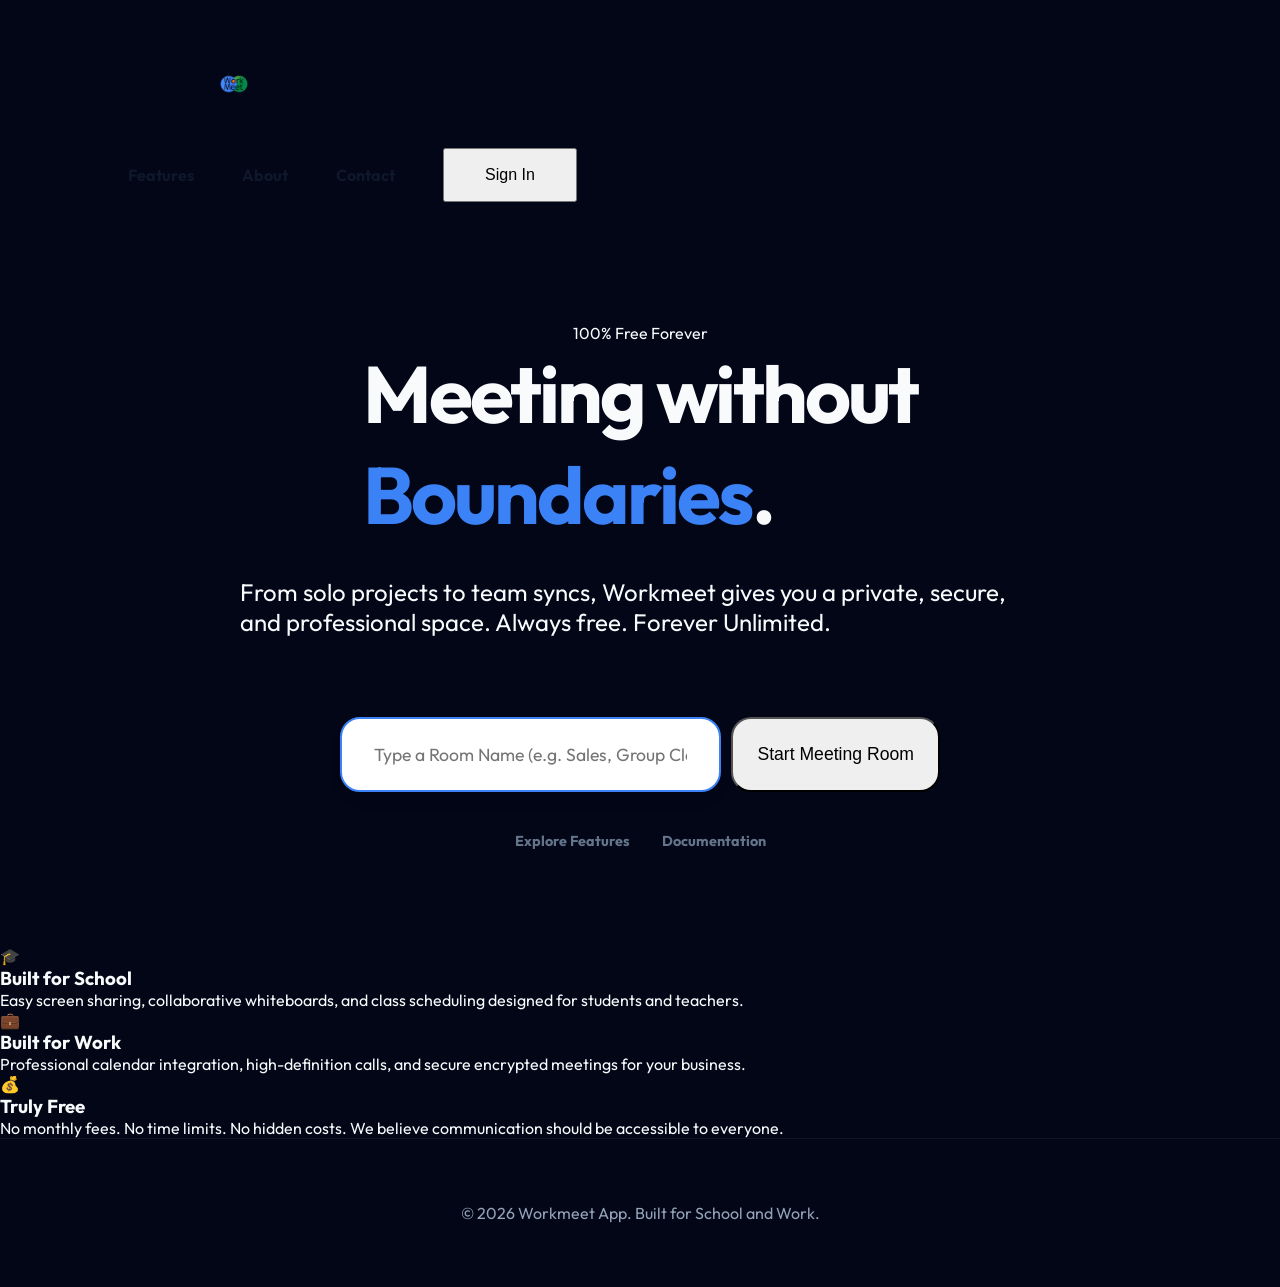
<file: index_PULSE.html>
<!DOCTYPE html>
<html lang="en">
<head>
    <meta charset="UTF-8">
    <meta name="viewport" content="width=device-width, initial-scale=1.0">
    <title>Workmeet | Free Meetings for School & Work</title>
    <meta name="description" content="The first 100% free meeting app designed for students and professionals. No limits. No hidden costs.">
    <link rel="stylesheet" href="index.css">
    <link href="https://fonts.googleapis.com/css2?family=Outfit:wght@400;500;600;700;800;900&display=swap" rel="stylesheet">
</head>
<body>
    <nav class="navbar" style="justify-content: space-between; align-items: center; padding: 1.5rem 10%; position: sticky; top: 0;">
        <div class="logo">
            <img src="assets/logo.png" alt="Workmeet Logo" style="height: 120px; width: auto; object-fit: contain;">
        </div>
        <div class="nav-links" style="display: flex; gap: 3rem; align-items: center;">
            <a href="#features" style="text-decoration: none; color: #0f172a; font-weight: 700;">Features</a>
            <a href="#about" style="text-decoration: none; color: #0f172a; font-weight: 700;">About</a>
            <a href="#contact" style="text-decoration: none; color: #0f172a; font-weight: 700;">Contact</a>
            <button class="btn btn-secondary" style="padding: 1rem 2.5rem; font-size: 1rem;">Sign In</button>
        </div>
    </nav>
    <main>
        <section class="hero" style="min-height: 80vh; display: flex; flex-direction: column; justify-content: center; align-items: center;">
            <div class="badge">100% Free Forever</div>
            <h1 style="font-size: 5rem; letter-spacing: -3px;">Meeting without <br> <span style="color: var(--primary)">Boundaries</span>.</h1>
            <p class="subtitle" style="font-size: 1.5rem; max-width: 800px; margin: 2rem 0;">From solo projects to team syncs, Workmeet gives you a private, secure, and professional space. Always free. Forever Unlimited.</p>
            
            <div class="hero-btns" style="display: flex; flex-direction: column; align-items: center; gap: 1.5rem; margin-top: 3rem; width: 100%; max-width: 600px;">
                <div style="display: flex; gap: 10px; width: 100%;">
                    <input type="text" id="join-room-name" placeholder="Type a Room Name (e.g. Sales, Group Class)" style="flex: 2; padding: 1.5rem 2rem; border-radius: 20px; border: 2px solid #e2e8f0; font-size: 1.1rem; font-family: 'Outfit'; outline: none; transition: all 0.3s; box-shadow: 0 10px 30px -10px rgba(0,0,0,0.05); border-color: var(--primary);">
                    <button class="btn btn-primary" style="flex: 1; padding: 1.5rem; font-size: 1.1rem; border-radius: 20px; white-space: nowrap;" onclick="joinMeeting()">Start Meeting Room</button>
                </div>
                <div style="display: flex; gap: 2rem; margin-top: 1rem;">
                    <a href="#features" style="text-decoration: none; color: #64748b; font-size: 0.9rem; font-weight: 700;">Explore Features</a>
                    <a href="#about" style="text-decoration: none; color: #64748b; font-size: 0.9rem; font-weight: 700;">Documentation</a>
                </div>
            </div>
        </section>

        <script>
            function scrollToJoinData() {
                document.getElementById('join-section').scrollIntoView({ behavior: 'smooth' });
                document.getElementById('join-room-name').focus();
            }

            function joinMeeting() {
                const room = document.getElementById('join-room-name').value || 'Private Room';
                window.location.href = `dashboard.html?room=${encodeURIComponent(room)}`;
            }
        </script>

        <section id="features" class="features">
            <div class="feature-card">
                <span class="feature-icon">🎓</span>
                <h3>Built for School</h3>
                <p>Easy screen sharing, collaborative whiteboards, and class scheduling designed for students and teachers.</p>
            </div>
            <div class="feature-card">
                <span class="feature-icon">💼</span>
                <h3>Built for Work</h3>
                <p>Professional calendar integration, high-definition calls, and secure encrypted meetings for your business.</p>
            </div>
            <div class="feature-card">
                <span class="feature-icon">💰</span>
                <h3>Truly Free</h3>
                <p>No monthly fees. No time limits. No hidden costs. We believe communication should be accessible to everyone.</p>
            </div>
        </section>
    </main>

    <footer style="padding: 4rem 10%; text-align: center; color: var(--text-dim); border-top: 1px solid rgba(255,255,255,0.05)">
        <p>&copy; 2026 Workmeet App. Built for School and Work.</p>
    </footer>
</body>
</html>
</file>
<file: index.css>
@import url('https://fonts.googleapis.com/css2?family=Outfit:wght@400;500;600;700;800;900&display=swap');

:root {
    --primary: #3b82f6;
    --primary-glow: rgba(59, 130, 246, 0.4);
    --bg-space: #020617;
    --glass: rgba(255, 255, 255, 0.03);
    --glass-heavy: rgba(255, 255, 255, 0.08);
    --glass-border: rgba(255, 255, 255, 0.1);
    --text-white: #f8fafc;
    --text-dim: #94a3b8;
}

* {
    margin: 0;
    padding: 0;
    box-sizing: border-box;
}

body {
    font-family: 'Outfit', sans-serif;
    background-color: var(--bg-space);
    color: var(--text-white);
    overflow-x: hidden;
    min-height: 100vh;
}

/* --- STAR FIELD CORE --- */
canvas#stars {
    position: fixed;
    top: 0;
    left: 0;
    width: 100%;
    height: 100%;
    z-index: 0;
    background: radial-gradient(circle at 50% 50%, #0f172a 0%, #020617 100%);
    pointer-events: none;
}

.portal-container {
    position: relative;
    z-index: 10;
    min-height: 100vh;
    display: flex;
    flex-direction: column;
    align-items: center;
    justify-content: center;
    padding: 2rem;
}

/* --- LOGO HUD --- */
.logo-hud {
    margin-bottom: 3rem;
    text-align: center;
    animation: fadeInDown 1s ease-out;
}

.logo-image {
    height: 140px;
    width: auto;
    filter: drop-shadow(0 0 30px var(--primary-glow));
}

.version-pill {
    display: inline-block;
    background: rgba(59, 130, 246, 0.1);
    border: 1px solid var(--primary-glow);
    color: var(--primary);
    padding: 6px 16px;
    border-radius: 99px;
    font-size: 0.75rem;
    font-weight: 800;
    letter-spacing: 2px;
    margin-top: 1rem;
}

/* --- ENTRY PORTAL CARD --- */
.entry-portal {
    background: var(--glass);
    backdrop-filter: blur(40px);
    -webkit-backdrop-filter: blur(40px);
    border: 1px solid var(--glass-border);
    border-radius: 40px;
    padding: 4rem;
    width: 100%;
    max-width: 550px;
    box-shadow: 0 40px 100px rgba(0,0,0,0.5);
    animation: portalLaunch 1.2s cubic-bezier(0.16, 1, 0.3, 1);
    position: relative;
    z-index: 50;
}

.entry-portal::before {
    content: '';
    position: absolute;
    inset: 0;
    border-radius: 40px;
    padding: 2px;
    background: linear-gradient(135deg, rgba(255,255,255,0.2), transparent, rgba(59, 130, 246, 0.3));
    -webkit-mask: linear-gradient(#fff 0 0) content-box, linear-gradient(#fff 0 0);
    mask: linear-gradient(#fff 0 0) content-box, linear-gradient(#fff 0 0);
    -webkit-mask-composite: xor;
    mask-composite: exclude;
    pointer-events: none;
}

.portal-title {
    font-size: 2rem;
    font-weight: 800;
    margin-bottom: 0.5rem;
    letter-spacing: -1px;
}

.portal-subtitle {
    color: var(--text-dim);
    font-size: 0.95rem;
    margin-bottom: 3rem;
}

/* --- INPUT SYSTEM --- */
.input-group {
    margin-bottom: 1.5rem;
    text-align: left;
}

.input-label {
    display: block;
    font-size: 0.75rem;
    font-weight: 800;
    color: var(--primary);
    letter-spacing: 1.5px;
    text-transform: uppercase;
    margin-bottom: 0.75rem;
    margin-left: 0.5rem;
}

.portal-input {
    width: 100%;
    background: rgba(15, 23, 42, 0.4);
    border: 2px solid rgba(255,255,255,0.05);
    border-radius: 20px;
    padding: 1.25rem 1.5rem;
    color: white;
    font-size: 1.1rem;
    font-weight: 600;
    font-family: inherit;
    transition: all 0.3s;
    outline: none;
    position: relative;
    z-index: 99999999 !important;
    pointer-events: all !important;
}

.portal-input:focus {
    background: rgba(15, 23, 42, 0.7);
    border-color: var(--primary);
    box-shadow: 0 0 40px var(--primary-glow);
    transform: scale(1.01);
}

.btn-launch {
    width: 100%;
    background: linear-gradient(135deg, #3b82f6, #1d4ed8);
    color: white;
    border: none;
    padding: 1.5rem;
    border-radius: 20px;
    font-size: 1.1rem;
    font-weight: 900;
    text-transform: uppercase;
    letter-spacing: 3px;
    cursor: pointer;
    transition: all 0.4s cubic-bezier(0.175, 0.885, 0.32, 1.275);
    margin-top: 1rem;
    box-shadow: 0 10px 30px rgba(59, 130, 246, 0.3);
    position: relative;
    z-index: 1001;
    pointer-events: all;
}

.btn-launch:hover {
    transform: translateY(-5px);
    box-shadow: 0 20px 50px rgba(59, 130, 246, 0.5);
    filter: brightness(1.1);
}

.btn-launch:active {
    transform: translateY(0) scale(0.98);
}

/* --- FOOTER HUD --- */
.portal-footer {
    position: fixed;
    bottom: 2rem;
    text-align: center;
    width: 100%;
    color: var(--text-dim);
    font-size: 0.8rem;
    font-weight: 600;
    letter-spacing: 1px;
    pointer-events: none;
}

/* --- ANIMATIONS --- */
@keyframes portalLaunch {
    from { opacity: 0; transform: translateY(50px) scale(0.95); }
    to { opacity: 1; transform: translateY(0) scale(1); }
}

@keyframes fadeInDown {
    from { opacity: 0; transform: translateY(-30px); }
    to { opacity: 1; transform: translateY(0); }
}

.grid-bg {
    position: fixed;
    inset: 0;
    background-image: 
        linear-gradient(rgba(255,255,255,0.03) 1px, transparent 1px),
        linear-gradient(90deg, rgba(255,255,255,0.03) 1px, transparent 1px);
    background-size: 50px 50px;
    z-index: 1;
    pointer-events: none;
}

/* --- VISION MANIFEST STYLES --- */
.protocol-manifest {
    background: rgba(0,0,0,0.5);
    backdrop-filter: blur(20px);
    border-top: 1px solid var(--glass-border);
    padding: 6rem 2rem;
    max-width: 1000px;
    margin: 4rem auto 0 auto;
    border-radius: 40px 40px 0 0;
}

.manifest-title {
    font-size: 0.8rem;
    font-weight: 900;
    letter-spacing: 4px;
    color: var(--primary);
    margin-bottom: 4rem;
    text-align: center;
}

.manifest-row {
    display: flex;
    gap: 3rem;
    padding: 2.5rem 0;
    border-bottom: 1px solid rgba(255,255,255,0.05);
    transition: all 0.3s;
}

.manifest-row:hover {
    padding-left: 20px;
    background: rgba(255,255,255,0.02);
}

.manifest-tag {
    font-family: 'JetBrains Mono', monospace;
    font-weight: 800;
    color: var(--text-dim);
    font-size: 0.7rem;
    width: 60px;
    padding-top: 5px;
}

.manifest-content h4 {
    font-size: 1.2rem;
    font-weight: 800;
    margin-bottom: 0.5rem;
    letter-spacing: 1px;
}

.manifest-content p {
    color: var(--text-dim);
    font-size: 0.9rem;
    line-height: 1.6;
}

@media (max-width: 768px) {
    .portal-container {
        padding: 1.5rem;
        justify-content: flex-start;
        padding-top: 10vh;
    }

    .logo-hud {
        margin-bottom: 2rem;
    }
    .logo-image {
        height: 90px;
    }

    .entry-portal {
        padding: 2rem 1.5rem;
        border-radius: 28px;
        max-width: 100%;
    }

    .portal-title {
        font-size: 1.5rem;
    }
    .portal-subtitle {
        font-size: 0.85rem;
        margin-bottom: 2rem;
    }

    .portal-input {
        padding: 1rem 1.25rem;
        font-size: 16px; /* prevents iOS auto-zoom */
        border-radius: 16px;
    }

    .btn-launch {
        padding: 1.2rem;
        font-size: 0.95rem;
        letter-spacing: 2px;
        border-radius: 16px;
    }

    /* Manifest / feature list */
    .protocol-manifest {
        padding: 3rem 1.5rem;
        margin-top: 3rem;
        border-radius: 28px 28px 0 0;
    }
    .manifest-title {
        font-size: 0.7rem;
        letter-spacing: 3px;
        margin-bottom: 2.5rem;
    }
    .manifest-row {
        flex-direction: column;
        gap: 0.75rem;
        padding: 1.5rem 0;
    }
    .manifest-content h4 {
        font-size: 1rem;
    }
    .manifest-content p {
        font-size: 0.82rem;
    }

    .portal-footer {
        position: relative;
        bottom: auto;
        margin-top: 3rem;
        padding-bottom: 2rem;
    }
}

@media (max-width: 400px) {
    .portal-container {
        padding-top: 6vh;
    }
    .logo-image {
        height: 70px;
    }
    .entry-portal {
        padding: 1.5rem 1.25rem;
    }
    .portal-title {
        font-size: 1.3rem;
    }
}
</file>
<file: dashboard.css>
/* Dashboard Design System */
:root {
    --primary: #008291;
    --secondary: #0066ff;
    --accent-school: #059669;
    --accent-work: #d97706;
    --bg-darker: #ffffff;
    --card-bg: rgba(0, 0, 0, 0.04);
    --glass-border: rgba(0, 0, 0, 0.08);
    --text-main: #000000;
    --text-dim: #334155;
    --font-main: 'Outfit', sans-serif;
}

body {
    background-color: #f1f5f9; /* Soft ambient background */
    color: #0f172a;
    margin: 0;
    overflow: hidden;
    height: 100vh;
    display: flex;
    font-family: var(--font-main);
}

.app-container {
    display: flex;
    width: 100%;
    height: 100vh;
}


/* Sidebar */
.sidebar {
    width: 280px;
    background: #ffffff; /* Crisp white sidebar */
    box-shadow: 10px 0 30px rgba(0, 0, 0, 0.03);
    border-right: none;
    display: flex;
    flex-direction: column;
    padding: 1.5rem;
    z-index: 100;
}

.sidebar-logo {
    display: flex;
    align-items: center;
    gap: 12px;
    font-size: 1.2rem;
    font-weight: 800;
    margin-bottom: 3rem;
    background: linear-gradient(to right, var(--primary), var(--secondary));
    -webkit-background-clip: text;
    -webkit-text-fill-color: transparent;
    background-clip: text;
}

.sidebar-section {
    margin-bottom: 2.5rem;
}

.sidebar-title {
    text-transform: uppercase;
    font-size: 0.75rem;
    font-weight: 700;
    color: var(--text-dim);
    letter-spacing: 1px;
    margin-bottom: 1rem;
    padding-left: 0.5rem;
}

.sidebar-item {
    display: flex;
    align-items: center;
    gap: 12px;
    padding: 12px 1rem;
    border-radius: 12px;
    color: var(--text-dim);
    text-decoration: none;
    font-weight: 500;
    transition: all 0.3s;
    margin-bottom: 4px;
}

.sidebar-item:hover {
    background: #f1f5f9;
    color: #0f172a;
    transform: translateX(5px);
}

.sidebar-item.active {
    background: var(--primary);
    color: #ffffff;
    box-shadow: 0 10px 20px rgba(0, 0, 0, 0.1);
    border: none;
}

.sidebar-item.school.active {
    background: var(--accent-school);
    color: white;
    box-shadow: 0 10px 20px rgba(5, 150, 105, 0.2);
    border: none;
}

/* Main Meeting Area */
.meeting-content {
    flex: 1;
    display: flex;
    flex-direction: column;
    height: 100%;
    min-width: 0;
    overflow: hidden;
    background: transparent; /* Changed from white to inherit body color */
}

.scroll-area {
    flex: 1;
    overflow-y: auto;
    padding: 3rem;
    display: flex;
    flex-direction: column;
}

#whiteboard-view:not(.hidden) ~ .scroll-area,
#whiteboard-view:not(.hidden) {
    padding: 1rem !important;
}


.meeting-header {
    display: flex;
    justify-content: space-between;
    align-items: center;
    margin-bottom: 3.5rem;
}

.meeting-info h2 {
    font-size: 2.8rem;
    margin-bottom: 12px;
    font-weight: 900;
    letter-spacing: -1.5px;
}

.video-grid {
    display: grid;
    grid-template-columns: repeat(auto-fit, minmax(450px, 1fr));
    gap: 2rem;
    margin-bottom: 3rem;
}

.participant-box {
    background: #000;
    aspect-ratio: 16/9;
    border-radius: 40px;
    position: relative;
    overflow: hidden;
    border: none;
    box-shadow: 0 10px 40px -10px rgba(0, 0, 0, 0.2);
    display: flex;
    align-items: center;
    justify-content: center;
    transition: transform 0.4s cubic-bezier(0.175, 0.885, 0.32, 1.275);
}

.participant-box:hover {
    transform: scale(1.02);
}

.waiting-card {
    background: #f8fafc;
    border: 2px dashed #e2e8f0;
    border-radius: 40px;
    display: flex;
    flex-direction: column;
    align-items: center;
    justify-content: center;
    color: var(--text-dim);
    padding: 4rem;
    gap: 2rem;
    text-align: center;
}

.waiting-card h3 {
    font-size: 1.8rem;
    color: #0f172a;
    font-weight: 800;
    margin-bottom: 0.5rem;
}

.waiting-card p {
    font-size: 1.1rem;
    max-width: 400px;
}

.participant-img {
    width: 100%;
    height: 100%;
    object-fit: cover;
    opacity: 0.7;
}

.participant-name {
    position: absolute;
    bottom: 12px;
    left: 12px;
    background: rgba(0, 0, 0, 0.5);
    backdrop-filter: blur(8px);
    padding: 4px 12px;
    border-radius: 8px;
    font-size: 0.85rem;
    font-weight: 600;
}

/* Controls Bar */
.controls-bar {
    height: 80px;
    background: rgba(255, 255, 255, 0.9);
    backdrop-filter: blur(20px);
    border-radius: 24px;
    display: flex;
    justify-content: center;
    align-items: center;
    gap: 1rem;
    border: 1px solid var(--glass-border);
    box-shadow: 0 10px 15px -3px rgba(0, 0, 0, 0.1);
    margin: 0 auto;
    padding: 0 2rem;
    width: fit-content;
}

.control-btn {
    width: 48px;
    height: 48px;
    border-radius: 14px;
    border: 1px solid rgba(0, 0, 0, 0.1);
    background: #ffffff;
    color: #0f172a;
    font-size: 1.2rem;
    display: flex;
    align-items: center;
    justify-content: center;
    cursor: pointer;
    transition: all 0.3s;
}

.control-btn:hover {
    background: rgba(255, 255, 255, 0.1);
    transform: translateY(-2px);
}

.control-btn.leave {
    background: #ef4444;
    border-color: #ef4444;
    color: white;
    width: auto !important;
    min-width: 130px;
    border-radius: 100px;
    font-size: 0.8rem;
    font-weight: 800;
    padding: 0 20px;
}

.control-btn.sharing {
    background: var(--primary);
    color: #000;
}

/* Chat Panel (Native App Style) */
.chat-panel {
    width: 380px;
    background: #ffffff;
    border-left: 1px solid #e2e8f0;
    display: flex;
    flex-direction: column;
    height: 100%;
    transition: all 0.3s cubic-bezier(0.4, 0, 0.2, 1);
}

.chat-panel.hidden {
    margin-right: -380px;
    opacity: 0;
}

.chat-header {
    height: 80px;
    padding: 0 1.5rem;
    display: flex;
    align-items: center;
    justify-content: space-between;
    border-bottom: 1px solid #e2e8f0;
}

.chat-messages {
    flex: 1;
    overflow-y: auto;
    padding: 1.5rem;
    display: flex;
    flex-direction: column;
    gap: 1.2rem;
}

.message {
    max-width: 85%;
    padding: 12px 16px;
    border-radius: 20px;
    font-size: 0.95rem;
    line-height: 1.4;
    position: relative;
    box-shadow: 0 4px 6px -1px rgba(0, 0, 0, 0.05);
}

.message.you {
    align-self: flex-end;
    background: var(--primary);
    color: white;
    border-bottom-right-radius: 4px;
}

.message.them {
    align-self: flex-start;
    background: #f1f5f9;
    color: #000000;
    border-bottom-left-radius: 4px;
}

.chat-footer {
    padding: 1.5rem;
    border-top: 1px solid #e2e8f0;
}

.chat-input-wrapper {
    display: flex;
    gap: 10px;
    background: #f8fafc;
    padding: 8px;
    border-radius: 12px;
    border: 1px solid #e2e8f0;
}

.chat-input {
    flex: 1;
    background: transparent;
    border: none;
    outline: none;
    padding: 4px 8px;
    font-size: 0.95rem;
}

/* Calendar Grid */
.calendar-view {
    flex: 1;
    display: flex;
    flex-direction: column;
    padding: 1rem;
}

.calendar-grid {
    display: grid;
    grid-template-columns: repeat(7, 1fr);
    gap: 1px;
    background: var(--glass-border);
    border: 1px solid var(--glass-border);
    border-radius: 20px;
    overflow: hidden;
    flex: 1;
}

.calendar-day {
    background: var(--bg-darker);
    padding: 15px;
    min-height: 100px;
    display: flex;
    flex-direction: column;
    gap: 8px;
}

.day-num {
    font-size: 0.85rem;
    font-weight: 700;
    color: var(--text-dim);
}

.day-num.today {
    color: var(--primary);
}

.calendar-event {
    font-size: 0.8rem;
    padding: 6px 12px;
    border-radius: 12px;
    background: #f1f5f9;
    color: #000000;
    border-left: 4px solid var(--primary);
    white-space: nowrap;
    overflow: hidden;
    text-overflow: ellipsis;
    margin-bottom: 4px;
    transition: all 0.2s;
    cursor: pointer;
}

.calendar-event:hover {
    transform: translateX(4px);
    background: #e2e8f0;
}

.calendar-event.school {
    background: #ecfdf5;
    color: #000000;
    border-left-color: var(--accent-school);
}

.calendar-header-row {
    display: grid;
    grid-template-columns: repeat(7, 1fr);
    text-align: center;
    padding-bottom: 10px;
    font-size: 0.8rem;
    font-weight: 700;
    color: var(--text-dim);
    text-transform: uppercase;
}

/* Modal Styling */
.modal-overlay {
    position: fixed;
    top: 0;
    left: 0;
    width: 100%;
    height: 100%;
    background: rgba(0, 0, 0, 0.8);
    backdrop-filter: blur(8px);
    display: flex;
    justify-content: center;
    align-items: center;
    z-index: 1001;
    animation: fadeIn 0.3s ease-out;
}

.modal-content {
    background: #ffffff;
    width: 450px;
    padding: 2.5rem;
    border-radius: 32px;
    border: 1px solid var(--glass-border);
    box-shadow: 0 25px 50px -12px rgba(0, 0, 0, 0.1);
}

.modal-content h3 {
    font-size: 1.8rem;
    margin-bottom: 0.5rem;
}

.modal-content p {
    color: var(--text-dim);
    margin-bottom: 2rem;
    font-size: 0.95rem;
}

.form-group {
    margin-bottom: 1.5rem;
}

.form-group label {
    display: block;
    font-size: 0.85rem;
    font-weight: 700;
    margin-bottom: 0.5rem;
    color: var(--text-dim);
}

.form-input {
    width: 100%;
    background: #f8fafc;
    border: 1px solid #e2e8f0;
    padding: 12px 1rem;
    border-radius: 12px;
    color: #000000;
    font-size: 1rem;
    outline: none;
    transition: all 0.3s;
}

.form-input::placeholder {
    color: #94a3b8;
}


.form-input:focus {
    border-color: var(--primary);
    background: rgba(255, 255, 255, 0.1);
}

.category-toggle {
    display: flex;
    gap: 1rem;
    margin-bottom: 2rem;
}

.toggle-opt {
    flex: 1;
    padding: 12px;
    border-radius: 12px;
    text-align: center;
    font-weight: 700;
    cursor: pointer;
    border: 1px solid var(--glass-border);
    transition: all 0.3s;
}

.toggle-opt.work.active {
    background: rgba(0, 242, 254, 0.1);
    color: var(--primary);
    border-color: var(--primary);
}

.toggle-opt.school.active {
    background: rgba(16, 185, 129, 0.1);
    color: var(--accent-school);
    border-color: var(--accent-school);
}

.btn {
    padding: 12px 24px;
    border-radius: 12px;
    border: none;
    font-weight: 700;
    cursor: pointer;
    transition: all 0.3s;
    font-size: 0.95rem;
    letter-spacing: 0.5px;
}

.btn-primary {
    background: var(--primary);
    color: white;
    box-shadow: 0 10px 20px rgba(0, 0, 0, 0.1);
}

.btn-primary:hover {
    transform: translateY(-2px);
    box-shadow: 0 15px 25px rgba(15, 23, 42, 0.3);
}

.btn-danger {
    background: linear-gradient(135deg, #ef4444, #dc2626);
    color: white;
    box-shadow: 0 10px 20px rgba(239, 68, 68, 0.2);
}

.btn-secondary {
    background: #ffffff;
    color: #475569;
    border: 1px solid #e2e8f0;
    box-shadow: 0 4px 6px rgba(0, 0, 0, 0.02);
}

.btn-secondary:hover {
    background: #f8fafc;
    color: #0f172a;
}

.modal-btn {
    width: 100%;
    padding: 1rem;
    border-radius: 14px;
    font-weight: 700;
    font-size: 1.1rem;
    background: linear-gradient(to right, var(--primary), var(--secondary));
    border: none;
    cursor: pointer;
    transition: all 0.3s;
}

.modal-btn:hover {
    transform: translateY(-2px);
    box-shadow: 0 10px 20px rgba(0, 242, 254, 0.3);
}

.schedule-card.school {
    border-left-color: var(--accent-school);
}

.schedule-card h4 {
    font-size: 0.95rem;
    margin-bottom: 4px;
}

.schedule-card p {
    font-size: 0.8rem;
    color: var(--text-dim);
}

/* App-wide Scrollbar Polish */
::-webkit-scrollbar {
    width: 10px;
}
::-webkit-scrollbar-track {
    background: transparent;
}
::-webkit-scrollbar-thumb {
    background: #e2e8f0;
    border-radius: 10px;
    border: 3px solid white;
}
::-webkit-scrollbar-thumb:hover {
    background: #cbd5e1;
}

.calendar-day {
    cursor: pointer;
    transition: background 0.2s;
}
.calendar-day:hover {
    background: #f8fafc;
}

/* Master Button Override */
.modal-content button {
    pointer-events: all !important;
    position: relative !important;
    z-index: 99999 !important;
}

.version-label {
    font-size: 0.65rem;
    font-weight: 800;
    color: var(--primary);
    background: rgba(0, 242, 254, 0.1);
    padding: 2px 8px;
    border-radius: 6px;
    margin-left: 10px;
    text-transform: uppercase;
}

@keyframes pulse {
    0% { transform: scale(0.95); opacity: 1; }
    50% { transform: scale(1.1); opacity: 0.8; }
    100% { transform: scale(0.95); opacity: 1; }
}

.live-indicator {
    width: 12px;
    height: 12px;
    border-radius: 50%;
    background: #22c55e;
    box-shadow: 0 0 15px rgba(34, 197, 94, 0.4);
    animation: pulse 2s infinite ease-in-out;
}

/* --- ZOOM-PROOF CINEMATIC GRID --- */
.video-grid {
    display: grid !important;
    grid-template-columns: repeat(auto-fit, minmax(280px, 1fr)) !important; 
    gap: 1.5rem !important; 
    padding: 2rem !important;
    max-width: 100% !important; 
    margin: 0 auto !important;
}

.participant-box {
    height: 200px !important; 
    background: #f8fafc !important;
    border-radius: 20px !important; 
    position: relative;
    overflow: hidden;
    display: flex;
    align-items: center;
    justify-content: center;
    box-shadow: 0 10px 30px rgba(0,0,0,0.05) !important;
    border: 3px solid rgba(255,255,255,0.9) !important;
    transition: all 0.4s cubic-bezier(0.22, 1, 0.36, 1);
}

/* --- LIVE SIGNAL ENGINE --- */
.live-pulse {
    display: inline-block;
    width: 8px;
    height: 8px;
    background: #22c55e;
    border-radius: 50%;
    margin-left: 8px;
    box-shadow: 0 0 0 rgba(34, 197, 94, 0.4);
    animation: livePulse 2s infinite;
}

@keyframes livePulse {
    0% { box-shadow: 0 0 0 0 rgba(34, 197, 94, 0.4); }
    70% { box-shadow: 0 0 0 10px rgba(34, 197, 94, 0); }
    100% { box-shadow: 0 0 0 0 rgba(34, 197, 94, 0); }
}

.control-btn.off {
    background: #ef4444 !important;
    color: white !important;
}

.participant-name-tag {
    position: absolute;
    bottom: 12px;
    left: 12px;
    z-index: 20 !important; 
    background: rgba(15, 23, 42, 0.7) !important; 
    backdrop-filter: blur(15px) !important;
    -webkit-backdrop-filter: blur(15px);
    color: white !important;
    padding: 6px 14px !important;
    border-radius: 10px !important;
    font-weight: 700;
    font-size: 0.7rem;
    letter-spacing: 0.5px;
    box-shadow: 0 5px 15px rgba(0,0,0,0.2);
    border: 1px solid rgba(255,255,255,0.1);
    display: block !important;
}
</file>
